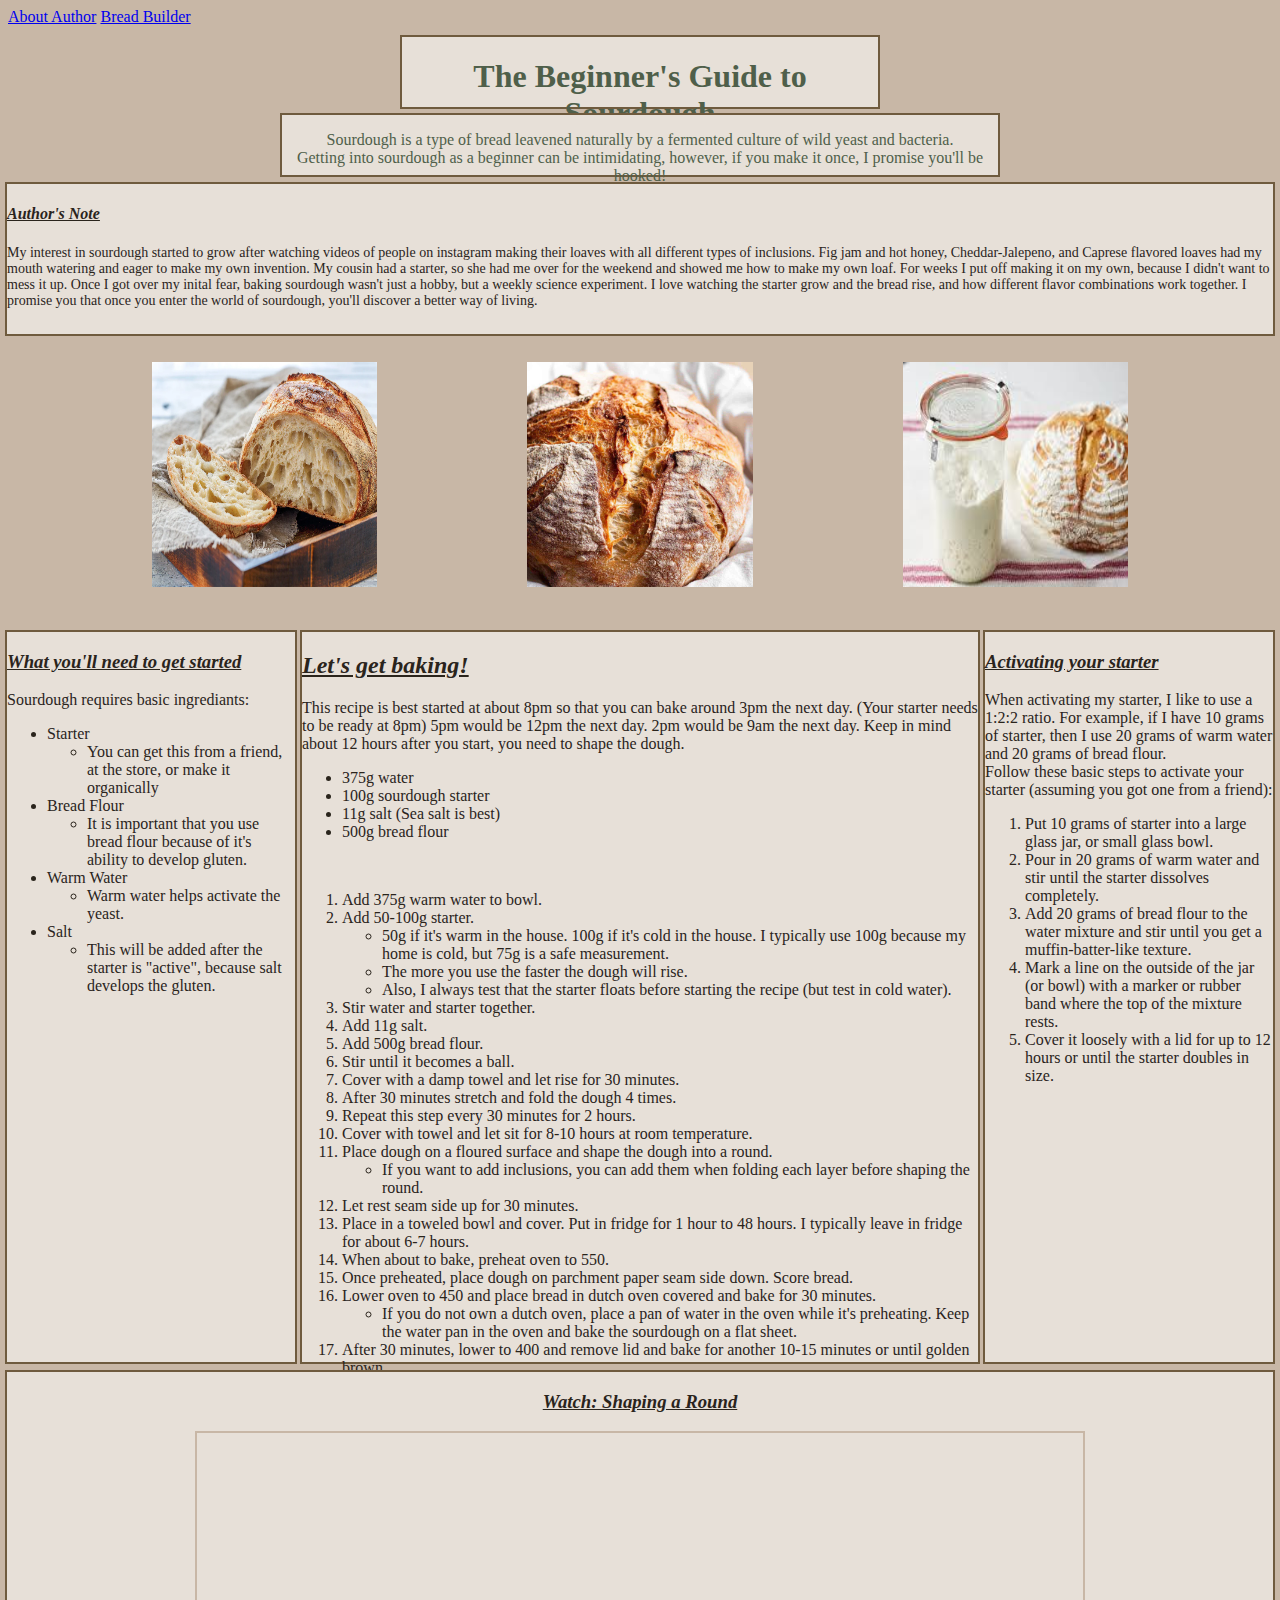
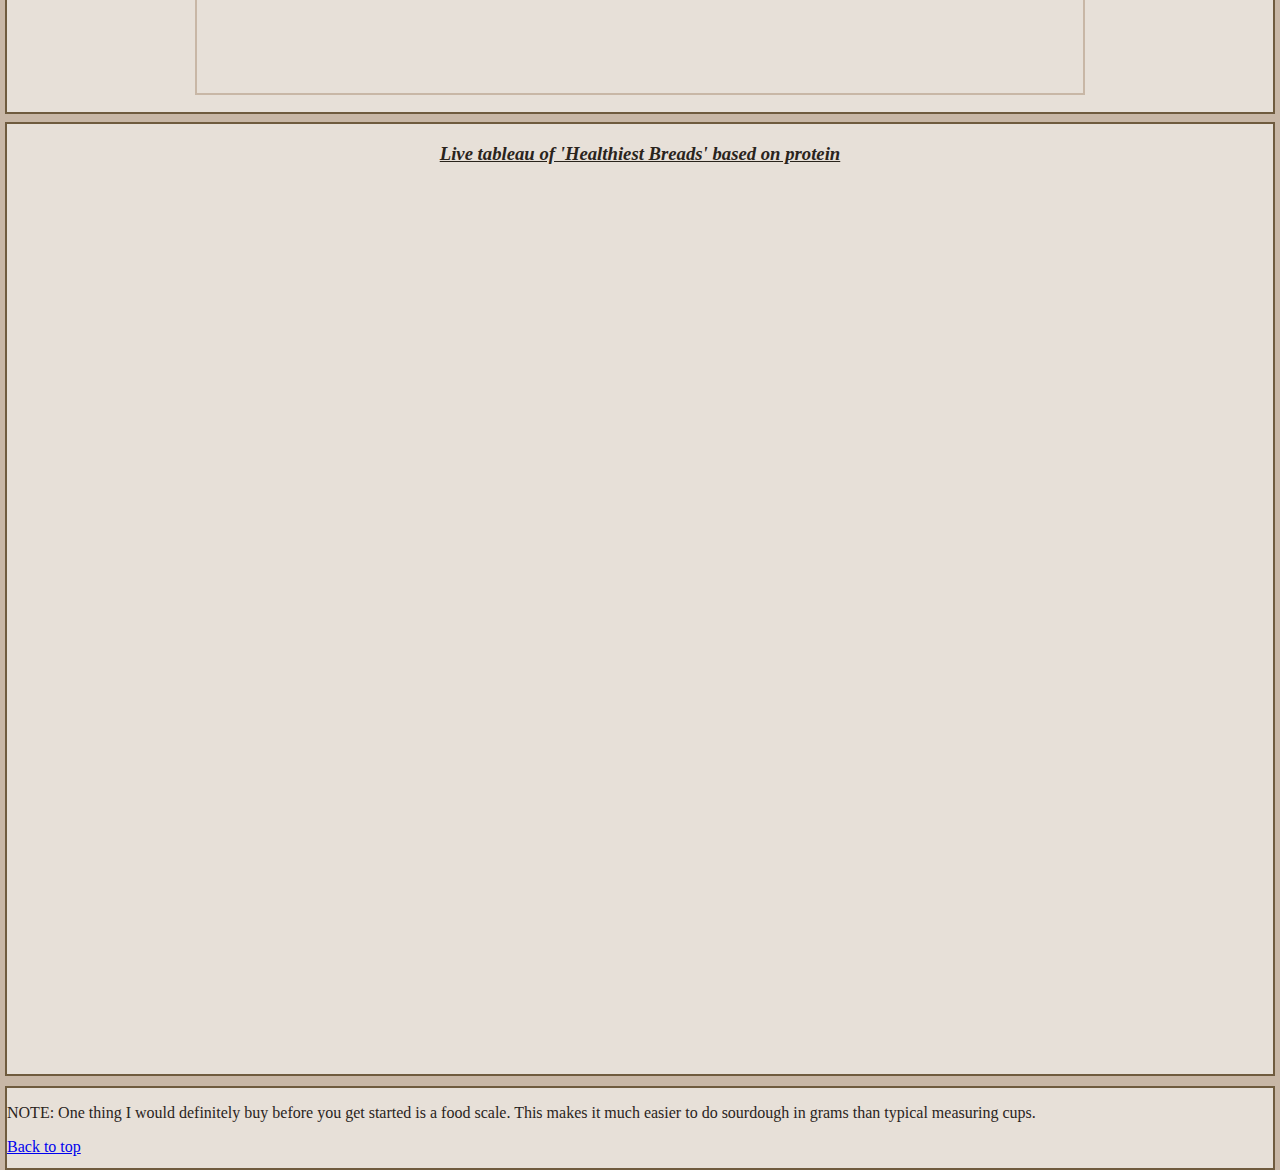
<file: index.html>
<!DOCTYPE html>
<html lang="en">
<head>
    <meta charset="UTF-8">
    <meta name="viewport" content="width=device-width, initial-scale=1.0">
    <title>Document</title>
    <link rel="stylesheet" href = "styles/styles.css">
</head>
<body>
    <a href = "resume.html">About Author</a>
    <a href = "bread.html">Bread Builder</a>
    <div class="common header"> 
        <h1 id="sage">The Beginner's Guide to Sourdough</h1>
    </div>

    <div class="center common sub">
        <p id="sage">Sourdough is a type of bread leavened naturally by a fermented culture of wild yeast and bacteria. 
            <br>Getting into sourdough as a beginner can be intimidating, however, if you make it once, I promise you'll be hooked!
        </p>
    </div>

    <div class="common note">
    <h4>Author's Note</h4>
    <p class="pretty">My interest in sourdough started to grow after watching videos of people on instagram making their loaves with all different types of inclusions. Fig jam and hot honey, Cheddar-Jalepeno, and Caprese flavored loaves had my mouth watering and eager to make my own invention. My cousin had a starter, so she had me over for the weekend and showed me how to make my own loaf. For weeks I put off making it on my own, because I didn't want to mess it up. Once I got over my inital fear, baking sourdough wasn't just a hobby, but a weekly science experiment. I love watching the starter grow and the bread rise, and how different flavor combinations work together. I promise you that once you enter the world of sourdough, you'll discover a better way of living. 
    </p>
    </div>

    <div class="image-row">
        <img src="images/sourdough1.webp" alt="Sourdough loaf">
        <img src="images/sourdough2.jpg" alt="Scored sourdough ">
        <img src="images/sourdough3.jpeg" alt="Sourdough starter">
    </div>

   
    <div class="common left-menu">
    <h3>What you'll need to get started</h3>
    <p>Sourdough requires basic ingrediants:</p>
    <ul>
        <li>Starter
            <ul>
                <li>You can get this from a friend, at the store, or make it organically</li>
            </ul>
        </li>
        <li>Bread Flour
            <ul>
                <li>It is important that you use bread flour because of it's ability to develop gluten.</li>
            </ul>
        </li>
        <li>Warm Water
            <ul>
                <li>Warm water helps activate the yeast.</li>
            </ul>
        </li>
        <li>Salt
            <ul>
                <li>This will be added after the starter is "active", because salt develops the gluten.</li>
            </ul>
        </li>
    </ul>
    </div>

    <div class="common right-menu">
    <h3>Activating your starter</h3>
    <p>When activating my starter, I like to use a 1:2:2 ratio. For example, if I have 10 grams of starter, then I use 20 grams of warm water and 20 grams of bread flour.
        <br> Follow these basic steps to activate your starter (assuming you got one from a friend):
    </p>
    <ol>
        <li>Put 10 grams of starter into a large glass jar, or small glass bowl.</li>
        <li>Pour in 20 grams of warm water and stir until the starter dissolves completely.</li>
        <li>Add 20 grams of bread flour to the water mixture and stir until you get a muffin-batter-like texture.</li>
        <li>Mark a line on the outside of the jar (or bowl) with a marker or rubber band where the top of the mixture rests.</li>
        <li>Cover it loosely with a lid for up to 12 hours or until the starter doubles in size.</li>
    </ol>
    </div>

    <div class="common main-body">
    <h2>Let's get baking!</h2>
    <p>This recipe is best started at about 8pm so that you can bake around 3pm the next day. (Your starter needs to be ready at 8pm) 5pm would be 12pm the next day. 2pm would be 9am the next day. Keep in mind about 12 hours after you start, you need to shape the dough.</p>
    <ul>
        <li>375g water</li>
        <li>100g sourdough starter</li>
        <li>11g salt (Sea salt is best)</li>
        <li>500g bread flour</li>
    </ul>
    <br>
    <ol>
        <li>Add 375g warm water to bowl.</li>
        <li>Add 50-100g starter.
            <ul>
                <li>50g if it's warm in the house. 100g if it's cold in the house. I typically use 100g because my home is cold, but 75g is a safe measurement.</li>
                <li>The more you use the faster the dough will rise.</li>
                <li>Also, I always test that the starter floats before starting the recipe (but test in cold water).</li>
            </ul>
        </li>
        <li>Stir water and starter together.</li>
        <li>Add 11g salt.</li>
        <li>Add 500g bread flour.</li>
        <li>Stir until it becomes a ball.</li>
        <li>Cover with a damp towel and let rise for 30 minutes.</li>
        <li>After 30 minutes stretch and fold the dough 4 times.</li>
        <li>Repeat this step every 30 minutes for 2 hours.</li>
        <li>Cover with towel and let sit for 8-10 hours at room temperature.</li>
        <li>Place dough on a floured surface and shape the dough into a round.
            <ul>
                <li>If you want to add inclusions, you can add them when folding each layer before shaping the round.</li>
            </ul>
        </li>
        <li>Let rest seam side up for 30 minutes.</li>
        <li>Place in a toweled bowl and cover. Put in fridge for 1 hour to 48 hours. I typically leave in fridge for about 6-7 hours.</li>

        <li>When about to bake, preheat oven to 550.</li>
        <li>Once preheated, place dough on parchment paper seam side down. Score bread.</li>
        <li>Lower oven to 450 and place bread in dutch oven covered and bake for 30 minutes.
            <ul>
                <li>If you do not own a dutch oven, place a pan of water in the oven while it's preheating. Keep the water pan in the oven and bake the sourdough on a flat sheet.</li>
            </ul>
        </li>
        <li>After 30 minutes, lower to 400 and remove lid and bake for another 10-15 minutes or until golden brown.</li>
        <li>Cool on a wire rack for about 1 hour.</li>
    </ol>
    </div>

    <div class="common video-section">
        <h3>Watch: Shaping a Round</h3>
        <iframe 
            src="https://www.youtube.com/embed/IWA0RAAsBHg?si=WrxXhVyu3EkHgG0p" 
            title="YouTube video player" 
            allowfullscreen>
        </iframe>
    </div>

    <div class="common tableau-section">
        <h3>Live tableau of 'Healthiest Breads' based on protein</h3>
        <div class='tableauPlaceholder' 
            id='viz1765952700005' 
            style='position: relative'><noscript><a 
            href='#'><img 
            alt='Protein Dash '
            src='https:&#47;&#47;public.tableau.com&#47;static&#47;images&#47;He&#47;HealthiestBreads-HighProteinBreads&#47;ProteinDash&#47;1_rss.png' 
            style='border: none' /></a></noscript><object 
            class='tableauViz'  
            style='display:none;'><param 
            name='host_url' 
            value='https%3A%2F%2Fpublic.tableau.com%2F' /> <param 
            name='embed_code_version' 
            value='3' /> <param 
            name='site_root' 
            value='' /><param 
            name='name' 
            value='HealthiestBreads-HighProteinBreads&#47;ProteinDash' /><param 
            name='tabs' 
            value='no' /><param 
            name='toolbar' 
            value='yes' /><param 
            name='static_image' 
            value='https:&#47;&#47;public.tableau.com&#47;static&#47;images&#47;He&#47;HealthiestBreads-HighProteinBreads&#47;ProteinDash&#47;1.png' /> <param 
            name='animate_transition' 
            value='yes' /><param 
            name='display_static_image' 
            value='yes' /><param 
            name='display_spinner' 
            value='yes' /><param 
            name='display_overlay' 
            value='yes' /><param 
            name='display_count' 
            value='yes' /><param 
            name='language' 
            value='en-US' /></object>
        </div>                
            <script type='text/javascript'>                    
            var divElement = document.getElementById('viz1765952700005');                    
            var vizElement = divElement.getElementsByTagName('object')[0];                    
            vizElement.style.minWidth='420px';vizElement.style.maxWidth='1350px';vizElement.style.width='100%';vizElement.style.minHeight='587px';vizElement.style.maxHeight='887px';vizElement.style.height=(divElement.offsetWidth*0.75)+'px';                   
            var scriptElement = document.createElement('script');                    
            scriptElement.src = 'https://public.tableau.com/javascripts/api/viz_v1.js';                    
            vizElement.parentNode.insertBefore(scriptElement, vizElement);                
            </script>
    </div>

    <div class="common footer">
    <p>NOTE: One thing I would definitely buy before you get started is a food scale. This makes it much easier to do sourdough in grams than typical measuring cups.</p>
    <a href = "#top">Back to top</a>
    </div>

</body>
</html>
</file>
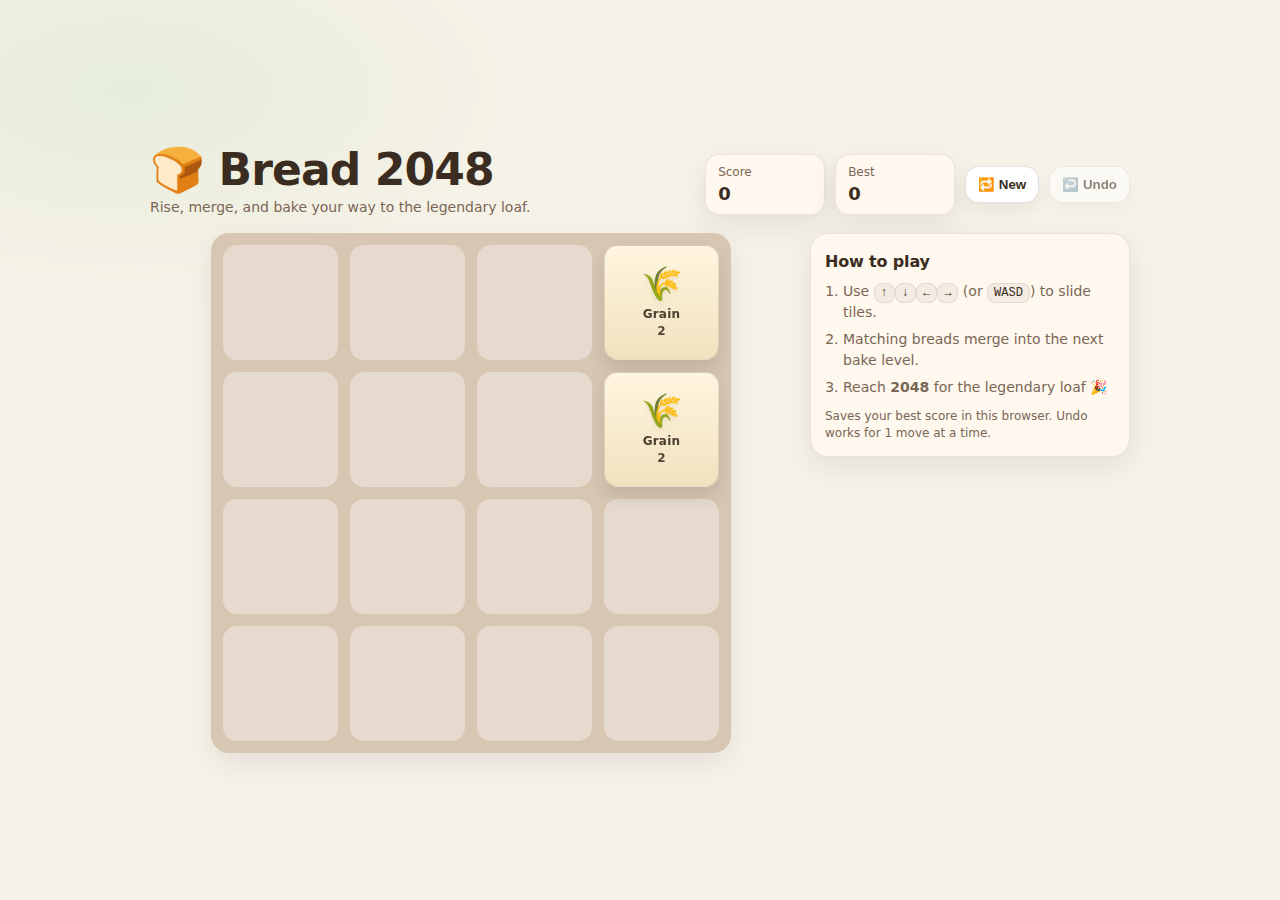
<file: bread.html>
<!doctype html>
<html lang="en">
<head>
  <meta charset="utf-8" />
  <meta name="viewport" content="width=device-width,initial-scale=1" />
  <title>Bread 2048 — Rise & Merge</title>
  <style>
    :root{
      --bg: #f7f2e8;
      --panel: #fff8ef;
      --grid: #d7c6b2;
      --cell: #eadccc;
      --text: #3a2c20;
      --muted: #7a6655;
      --shadow: 0 10px 30px rgba(0,0,0,.08);
      --radius: 18px;
      --gap: 12px;
      --board: min(92vw, 520px);
      --cellSize: calc((var(--board) - (var(--gap) * 5)) / 4);
      --speed: 130ms;
      --font: ui-sans-serif, system-ui, -apple-system, Segoe UI, Roboto, Helvetica, Arial, "Apple Color Emoji","Segoe UI Emoji";
    }

    *{ box-sizing:border-box; }
    body{
      margin:0;
      font-family: var(--font);
      background:
        radial-gradient(1200px 500px at 50% -50%, #fff, transparent 60%),
        radial-gradient(800px 400px at 10% 10%, rgba(181, 223, 181, .25), transparent 55%),
        var(--bg);
      color: var(--text);
      min-height: 100vh;
      display:flex;
      align-items:center;
      justify-content:center;
      padding: 22px;
    }

    .app{
      width: min(980px, 100%);
      display:grid;
      grid-template-columns: 1fr;
      gap: 18px;
    }

    header{
      display:flex;
      align-items:flex-end;
      justify-content:space-between;
      gap: 14px;
      flex-wrap: wrap;
    }

    .title{
      display:flex;
      flex-direction:column;
      gap: 6px;
    }

    h1{
      margin:0;
      letter-spacing:-0.02em;
      font-size: clamp(28px, 4vw, 44px);
      line-height: 1.05;
    }

    .subtitle{
      margin:0;
      color: var(--muted);
      font-size: 14px;
    }

    .stats{
      display:flex;
      gap: 10px;
      align-items:stretch;
      flex-wrap: wrap;
    }

    .pill{
      background: var(--panel);
      border: 1px solid rgba(58,44,32,.10);
      border-radius: 14px;
      padding: 10px 12px;
      box-shadow: var(--shadow);
      min-width: 120px;
    }
    .pill .label{
      font-size: 12px;
      color: var(--muted);
      margin-bottom: 4px;
    }
    .pill .value{
      font-weight: 800;
      font-size: 18px;
      display:flex;
      gap: 8px;
      align-items:center;
    }

    .actions{
      display:flex;
      gap: 10px;
      flex-wrap: wrap;
      align-items:center;
      justify-content: flex-end;
    }

    button{
      appearance:none;
      border: 1px solid rgba(58,44,32,.14);
      background: #ffffff;
      color: var(--text);
      border-radius: 14px;
      padding: 10px 12px;
      font-weight: 700;
      cursor:pointer;
      box-shadow: 0 8px 18px rgba(0,0,0,.06);
      transition: transform 100ms ease, box-shadow 100ms ease;
      display:flex;
      gap: 8px;
      align-items:center;
    }
    button:hover{ transform: translateY(-1px); box-shadow: 0 12px 24px rgba(0,0,0,.10); }
    button:active{ transform: translateY(0px); box-shadow: 0 8px 18px rgba(0,0,0,.06); }
    button:focus{ outline: 3px solid rgba(127,143,117,.35); outline-offset: 2px; }

    .layout{
      display:grid;
      grid-template-columns: 1fr;
      gap: 18px;
      align-items:start;
    }

    @media (min-width: 860px){
      .layout{
        grid-template-columns: 1fr 320px;
      }
    }

    .boardWrap{
      position: relative;
      width: var(--board);
      margin: 0 auto;
    }

    .board{
      background: var(--grid);
      border-radius: var(--radius);
      padding: var(--gap);
      box-shadow: var(--shadow);
      position: relative;
      user-select: none;
      touch-action: none;
    }

    .cells{
      display:grid;
      grid-template-columns: repeat(4, var(--cellSize));
      grid-template-rows: repeat(4, var(--cellSize));
      gap: var(--gap);
    }

    .cell{
      background: rgba(255,255,255,.35);
      border-radius: 14px;
    }

    .tiles{
      position:absolute;
      inset: var(--gap);
      pointer-events:none;
    }

    .tile{
      position:absolute;
      width: var(--cellSize);
      height: var(--cellSize);
      border-radius: 14px;
      display:flex;
      flex-direction:column;
      align-items:center;
      justify-content:center;
      font-weight: 900;
      box-shadow: 0 10px 18px rgba(0,0,0,.10);
      transform: translate(var(--x), var(--y));
      transition: transform var(--speed) ease;
      overflow:hidden;
      border: 1px solid rgba(58,44,32,.12);
    }

    .tile .emoji{
      font-size: clamp(20px, 2.6vw, 34px);
      line-height: 1;
      filter: drop-shadow(0 2px 2px rgba(0,0,0,.08));
    }
    .tile .name{
      margin-top: 6px;
      font-size: 12px;
      font-weight: 800;
      letter-spacing: .02em;
      opacity: .9;
    }
    .tile .num{
      margin-top: 3px;
      font-size: 12px;
      font-weight: 800;
      opacity: .85;
    }

    .pop{
      animation: pop 140ms ease-out;
    }
    @keyframes pop{
      from{ transform: translate(var(--x), var(--y)) scale(.88); }
      to{ transform: translate(var(--x), var(--y)) scale(1); }
    }

    .overlay{
      position:absolute;
      inset:0;
      display:none;
      align-items:center;
      justify-content:center;
      padding: 18px;
    }
    .overlay.show{ display:flex; }

    .modal{
      width: min(92%, 420px);
      background: rgba(255,248,239,.92);
      border: 1px solid rgba(58,44,32,.14);
      border-radius: 20px;
      box-shadow: 0 18px 50px rgba(0,0,0,.18);
      padding: 18px;
      text-align:center;
      backdrop-filter: blur(8px);
    }
    .modal h2{ margin: 6px 0 6px; font-size: 22px; }
    .modal p{ margin: 0 0 12px; color: var(--muted); }

    .side{
      background: var(--panel);
      border: 1px solid rgba(58,44,32,.10);
      border-radius: 18px;
      padding: 14px;
      box-shadow: var(--shadow);
    }

    .side h3{
      margin: 4px 0 10px;
      font-size: 16px;
      letter-spacing: -.01em;
    }

    .how{
      margin:0;
      padding-left: 18px;
      color: var(--muted);
      font-size: 14px;
      line-height: 1.5;
    }
    .how li{ margin: 6px 0; }

    .kbd{
      font-family: ui-monospace, SFMono-Regular, Menlo, Monaco, Consolas, "Liberation Mono","Courier New", monospace;
      font-size: 12px;
      background: rgba(58,44,32,.06);
      border: 1px solid rgba(58,44,32,.10);
      padding: 2px 6px;
      border-radius: 8px;
      color: var(--text);
      white-space: nowrap;
    }

    .toast{
      margin-top: 12px;
      padding: 10px 12px;
      border-radius: 14px;
      background: rgba(168,182,161,.22);
      border: 1px solid rgba(127,143,117,.35);
      color: #2a2c24;
      font-size: 13px;
      display:none;
    }
    .toast.show{ display:block; }

    /* Bread-y tile colors */
    .v2   { background: linear-gradient(180deg, #fff6df, #f1e1bf); }
    .v4   { background: linear-gradient(180deg, #ffe9c2, #f0d2a4); }
    .v8   { background: linear-gradient(180deg, #ffd7a5, #e9b882); }
    .v16  { background: linear-gradient(180deg, #f7c18c, #df9c63); color: #2c1f15; }
    .v32  { background: linear-gradient(180deg, #eeb27a, #cf834a); color: #2c1f15; }
    .v64  { background: linear-gradient(180deg, #e69d64, #b86a33); color: #fff; border-color: rgba(255,255,255,.18); }
    .v128 { background: linear-gradient(180deg, #f3d27f, #d7a62c); color:#2c1f15; }
    .v256 { background: linear-gradient(180deg, #b9e2b9, #7fbf7f); color:#1f2a1f; }
    .v512 { background: linear-gradient(180deg, #9ad8b1, #4fa97e); color:#0f2318; }
    .v1024{ background: linear-gradient(180deg, #8fd0c7, #3f9f95); color:#06211f; }
    .v2048{ background: linear-gradient(180deg, #fff0a6, #f3c63a); color:#2c1f15; box-shadow: 0 16px 28px rgba(243,198,58,.35); }

    .smallprint{
      margin-top: 10px;
      color: var(--muted);
      font-size: 12px;
      line-height: 1.4;
    }
  </style>
</head>
<body>
  <div class="app">
    <header>
      <div class="title">
        <h1>🍞 Bread 2048</h1>
        <p class="subtitle">Rise, merge, and bake your way to the legendary loaf.</p>
      </div>

      <div class="stats">
        <div class="pill" aria-live="polite">
          <div class="label">Score</div>
          <div class="value"><span id="score">0</span></div>
        </div>
        <div class="pill" aria-live="polite">
          <div class="label">Best</div>
          <div class="value"><span id="best">0</span></div>
        </div>
        <div class="actions">
          <button id="newBtn" title="Start a fresh bake">🔁 New</button>
          <button id="undoBtn" title="Undo last move">↩️ Undo</button>
        </div>
      </div>
    </header>

    <div class="layout">
      <div class="boardWrap">
        <div class="board" id="board" role="application" aria-label="Bread 2048 board">
          <div class="cells" aria-hidden="true">
            <!-- 16 background cells -->
          </div>
          <div class="tiles" id="tiles" aria-hidden="true"></div>

          <div class="overlay" id="overlay" aria-live="polite">
            <div class="modal">
              <div style="font-size:38px; line-height:1;">🥐</div>
              <h2 id="overTitle">Game Over</h2>
              <p id="overText">No more moves. Time to proof again.</p>
              <div style="display:flex; gap:10px; justify-content:center; flex-wrap:wrap;">
                <button id="tryAgainBtn">🍞 Try Again</button>
                <button id="keepPlayingBtn" style="display:none;">🥖 Keep Playing</button>
              </div>
              <div class="smallprint">Tip: Use <span class="kbd">WASD</span> or arrow keys. On mobile, swipe.</div>
            </div>
          </div>
        </div>
      </div>

      <aside class="side">
        <h3>How to play</h3>
        <ol class="how">
          <li>Use <span class="kbd">↑</span><span class="kbd">↓</span><span class="kbd">←</span><span class="kbd">→</span> (or <span class="kbd">WASD</span>) to slide tiles.</li>
          <li>Matching breads merge into the next bake level.</li>
          <li>Reach <strong>2048</strong> for the legendary loaf 🎉</li>
        </ol>

        <div class="toast" id="toast"></div>

        <div class="smallprint">
          Saves your best score in this browser. Undo works for 1 move at a time.
        </div>
      </aside>
    </div>
  </div>

  <script>
    // ---- Setup background cells ----
    (function buildBackground(){
      const cells = document.querySelector(".cells");
      for(let i=0;i<16;i++){
        const d = document.createElement("div");
        d.className = "cell";
        cells.appendChild(d);
      }
    })();

    // ---- Bread theme mapping ----
    const BREAD = new Map([
      [2,   {emoji:"🌾", name:"Grain"}],
      [4,   {emoji:"🥣", name:"Starter"}],
      [8,   {emoji:"🍞", name:"Dough"}],
      [16,  {emoji:"🥖", name:"Baguette"}],
      [32,  {emoji:"🥨", name:"Pretzel"}],
      [64,  {emoji:"🥐", name:"Croissant"}],
      [128, {emoji:"🫓", name:"Flatbread"}],
      [256, {emoji:"🍞", name:"Sandwich"}],
      [512, {emoji:"🧄", name:"Garlic"}],
      [1024,{emoji:"🧈", name:"Buttery"}],
      [2048,{emoji:"👑", name:"Legend"}],
    ]);

    const SIZE = 4;
    const scoreEl = document.getElementById("score");
    const bestEl  = document.getElementById("best");
    const tilesEl = document.getElementById("tiles");
    const boardEl = document.getElementById("board");
    const overlayEl = document.getElementById("overlay");
    const overTitleEl = document.getElementById("overTitle");
    const overTextEl = document.getElementById("overText");
    const keepPlayingBtn = document.getElementById("keepPlayingBtn");
    const toastEl = document.getElementById("toast");

    const newBtn = document.getElementById("newBtn");
    const undoBtn = document.getElementById("undoBtn");
    const tryAgainBtn = document.getElementById("tryAgainBtn");

    let grid, score, best, won, allowContinue;
    let prevState = null; // for undo (one step)

    best = Number(localStorage.getItem("bread2048_best") || 0);
    bestEl.textContent = best;

    function emptyGrid(){
      return Array.from({length: SIZE}, () => Array(SIZE).fill(0));
    }

    function cloneState(state){
      return {
        grid: state.grid.map(row => row.slice()),
        score: state.score,
        won: state.won,
        allowContinue: state.allowContinue
      };
    }

    function savePrev(){
      prevState = cloneState({grid, score, won, allowContinue});
      undoBtn.disabled = false;
      undoBtn.style.opacity = "1";
    }

    function restorePrev(){
      if(!prevState) return;
      grid = prevState.grid.map(r => r.slice());
      score = prevState.score;
      won = prevState.won;
      allowContinue = prevState.allowContinue;
      prevState = null;
      undoBtn.disabled = true;
      undoBtn.style.opacity = ".55";
      hideOverlay();
      render(true);
    }

    function startGame(){
      grid = emptyGrid();
      score = 0;
      won = false;
      allowContinue = false;
      prevState = null;
      undoBtn.disabled = true;
      undoBtn.style.opacity = ".55";
      hideOverlay();
      spawn();
      spawn();
      render(true);
      toast("");
    }

    function toast(msg){
      if(!msg){
        toastEl.classList.remove("show");
        toastEl.textContent = "";
        return;
      }
      toastEl.textContent = msg;
      toastEl.classList.add("show");
      clearTimeout(toastEl._t);
      toastEl._t = setTimeout(()=>toast(""), 2500);
    }

    function randChoice(arr){
      return arr[Math.floor(Math.random()*arr.length)];
    }

    function emptyCells(){
      const cells = [];
      for(let r=0;r<SIZE;r++){
        for(let c=0;c<SIZE;c++){
          if(grid[r][c] === 0) cells.push({r,c});
        }
      }
      return cells;
    }

    function spawn(){
      const empties = emptyCells();
      if(empties.length === 0) return false;
      const {r,c} = randChoice(empties);
      grid[r][c] = Math.random() < 0.9 ? 2 : 4;
      return true;
    }

    function canMove(){
      if(emptyCells().length) return true;
      for(let r=0;r<SIZE;r++){
        for(let c=0;c<SIZE;c++){
          const v = grid[r][c];
          if(r+1<SIZE && grid[r+1][c] === v) return true;
          if(c+1<SIZE && grid[r][c+1] === v) return true;
        }
      }
      return false;
    }

    // ---- Movement helpers ----
    function slideLine(line){
      // line: array of 4 numbers
      const filtered = line.filter(v => v !== 0);
      const merged = [];
      let gain = 0;
      for(let i=0;i<filtered.length;i++){
        if(i < filtered.length-1 && filtered[i] === filtered[i+1]){
          const nv = filtered[i]*2;
          merged.push(nv);
          gain += nv;
          i++;
        } else {
          merged.push(filtered[i]);
        }
      }
      while(merged.length < SIZE) merged.push(0);
      return {line: merged, gain};
    }

    function move(dir){
      // returns {moved:boolean, gained:number, wonThisMove:boolean}
      let moved = false;
      let gained = 0;
      let wonNow = false;

      const before = grid.map(r => r.slice());

      function setCell(r,c,val){ grid[r][c] = val; }

      if(dir === "left" || dir === "right"){
        for(let r=0;r<SIZE;r++){
          let line = grid[r].slice();
          if(dir === "right") line.reverse();
          const res = slideLine(line);
          let out = res.line;
          if(dir === "right") out = out.slice().reverse();
          for(let c=0;c<SIZE;c++){
            if(grid[r][c] !== out[c]) moved = true;
            setCell(r,c,out[c]);
            if(out[c] === 2048) wonNow = true;
          }
          gained += res.gain;
        }
      } else if(dir === "up" || dir === "down"){
        for(let c=0;c<SIZE;c++){
          let line = [];
          for(let r=0;r<SIZE;r++) line.push(grid[r][c]);
          if(dir === "down") line.reverse();
          const res = slideLine(line);
          let out = res.line;
          if(dir === "down") out = out.slice().reverse();
          for(let r=0;r<SIZE;r++){
            if(grid[r][c] !== out[r]) moved = true;
            setCell(r,c,out[r]);
            if(out[r] === 2048) wonNow = true;
          }
          gained += res.gain;
        }
      }

      // guard against false positives due to floating logic (just in case)
      if(!moved){
        // restore grid to before (no change)
        grid = before;
        return {moved:false, gained:0, wonThisMove:false};
      }
      return {moved:true, gained, wonThisMove:wonNow};
    }

    // ---- Rendering ----
    function cellToXY(r,c){
      const cellSize = getCellSize();
      const gap = getGap();
      const x = c * (cellSize + gap);
      const y = r * (cellSize + gap);
      return {x, y};
    }

    function getGap(){
      return parseFloat(getComputedStyle(document.documentElement).getPropertyValue("--gap")) || 12;
    }
    function getCellSize(){
      // computed from CSS; we can measure a background cell too
      const one = document.querySelector(".cell");
      return one ? one.getBoundingClientRect().width : 100;
    }

    function render(full=false){
      scoreEl.textContent = score;
      if(score > best){
        best = score;
        bestEl.textContent = best;
        localStorage.setItem("bread2048_best", String(best));
      }

      // Build tile list from grid
      const tiles = [];
      for(let r=0;r<SIZE;r++){
        for(let c=0;c<SIZE;c++){
          const v = grid[r][c];
          if(v) tiles.push({r,c,v, id: `${r}-${c}-${v}`});
        }
      }

      // If full, clear all and re-add (simple, stable)
      if(full){
        tilesEl.innerHTML = "";
      }

      // We will fully re-render each time (small board; easiest)
      tilesEl.innerHTML = "";
      for(const t of tiles){
        const d = document.createElement("div");
        const cls = `tile v${t.v}`;
        d.className = cls;
        const {x,y} = cellToXY(t.r,t.c);
        d.style.setProperty("--x", x + "px");
        d.style.setProperty("--y", y + "px");

        const meta = BREAD.get(t.v) || {emoji:"🍞", name:`Bread ${t.v}`};
        d.innerHTML = `
          <div class="emoji">${meta.emoji}</div>
          <div class="name">${meta.name}</div>
          <div class="num">${t.v}</div>
        `;
        tilesEl.appendChild(d);
      }
    }

    function showOverlay(type){
      // type: "win" | "lose"
      overlayEl.classList.add("show");
      if(type === "win"){
        overTitleEl.textContent = "You baked 2048! 👑";
        overTextEl.textContent = "Legendary loaf achieved. Keep playing if you dare.";
        keepPlayingBtn.style.display = "inline-flex";
      } else {
        overTitleEl.textContent = "No more moves 😵‍💫";
        overTextEl.textContent = "Your dough has nowhere to rise. Start a new bake?";
        keepPlayingBtn.style.display = "none";
      }
    }

    function hideOverlay(){
      overlayEl.classList.remove("show");
    }

    // ---- Input ----
    function handleMove(dir){
      if(overlayEl.classList.contains("show") && !allowContinue) return;

      // Save for undo
      savePrev();

      const res = move(dir);
      if(!res.moved){
        // nothing happened; don't consume undo
        prevState = null;
        undoBtn.disabled = true;
        undoBtn.style.opacity = ".55";
        return;
      }

      score += res.gained;

      // spawn new tile
      spawn();

      // render
      render(true);

      // win/lose checks
      if(res.wonThisMove && !won){
        won = true;
        if(!allowContinue){
          showOverlay("win");
          toast("You reached 2048! 👑");
        }
      }

      if(!canMove()){
        showOverlay("lose");
        toast("No moves left. 💀");
      }
    }

    window.addEventListener("keydown", (e) => {
      const k = e.key.toLowerCase();
      const map = {
        "arrowleft":"left",
        "arrowright":"right",
        "arrowup":"up",
        "arrowdown":"down",
        "a":"left","d":"right","w":"up","s":"down"
      };
      if(map[k]){
        e.preventDefault();
        handleMove(map[k]);
      } else if(k === "r"){
        startGame();
      } else if((e.ctrlKey || e.metaKey) && k === "z"){
        e.preventDefault();
        restorePrev();
      }
    });

    // Touch swipe
    let touchStart = null;
    boardEl.addEventListener("touchstart", (e) => {
      if(!e.touches || e.touches.length !== 1) return;
      const t = e.touches[0];
      touchStart = {x:t.clientX, y:t.clientY, time: Date.now()};
    }, {passive:true});

    boardEl.addEventListener("touchend", (e) => {
      if(!touchStart) return;
      const t = e.changedTouches[0];
      const dx = t.clientX - touchStart.x;
      const dy = t.clientY - touchStart.y;
      const adx = Math.abs(dx), ady = Math.abs(dy);
      const dt = Date.now() - touchStart.time;

      // basic swipe threshold
      if((adx < 28 && ady < 28) || dt > 900){ touchStart = null; return; }

      if(adx > ady){
        handleMove(dx > 0 ? "right" : "left");
      } else {
        handleMove(dy > 0 ? "down" : "up");
      }
      touchStart = null;
    }, {passive:true});

    // Mouse drag swipe (nice on trackpads too)
    let dragStart = null;
    boardEl.addEventListener("pointerdown", (e) => {
      boardEl.setPointerCapture?.(e.pointerId);
      dragStart = {x:e.clientX, y:e.clientY, time: Date.now()};
    });
    boardEl.addEventListener("pointerup", (e) => {
      if(!dragStart) return;
      const dx = e.clientX - dragStart.x;
      const dy = e.clientY - dragStart.y;
      const adx = Math.abs(dx), ady = Math.abs(dy);
      const dt = Date.now() - dragStart.time;
      if((adx < 22 && ady < 22) || dt > 900){ dragStart = null; return; }
      if(adx > ady){
        handleMove(dx > 0 ? "right" : "left");
      } else {
        handleMove(dy > 0 ? "down" : "up");
      }
      dragStart = null;
    });

    // Buttons
    newBtn.addEventListener("click", startGame);
    undoBtn.addEventListener("click", restorePrev);
    tryAgainBtn.addEventListener("click", startGame);
    keepPlayingBtn.addEventListener("click", () => {
      allowContinue = true;
      hideOverlay();
      toast("Keep baking! 🥖");
    });

    // Resize re-render for accurate positioning
    window.addEventListener("resize", () => render(true));

    // Start
    startGame();
  </script>
</body>
</html>
</file>
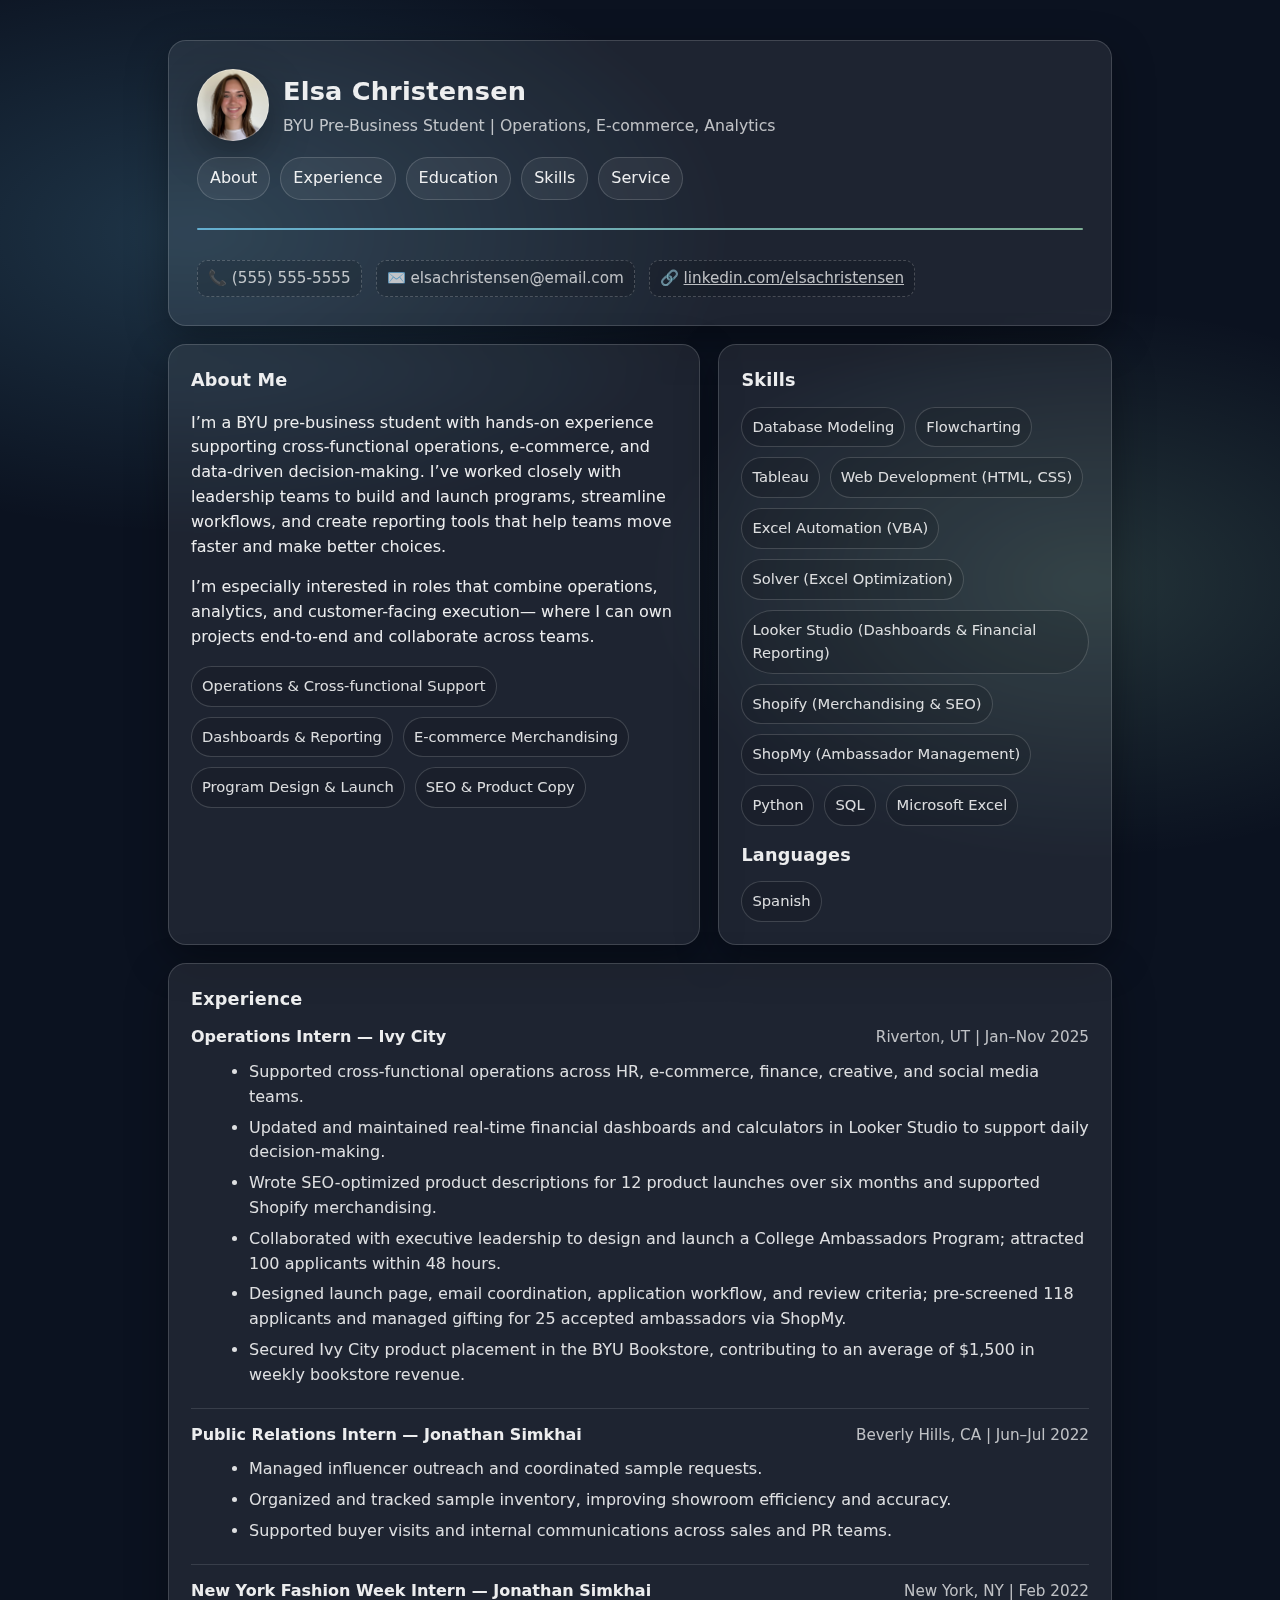
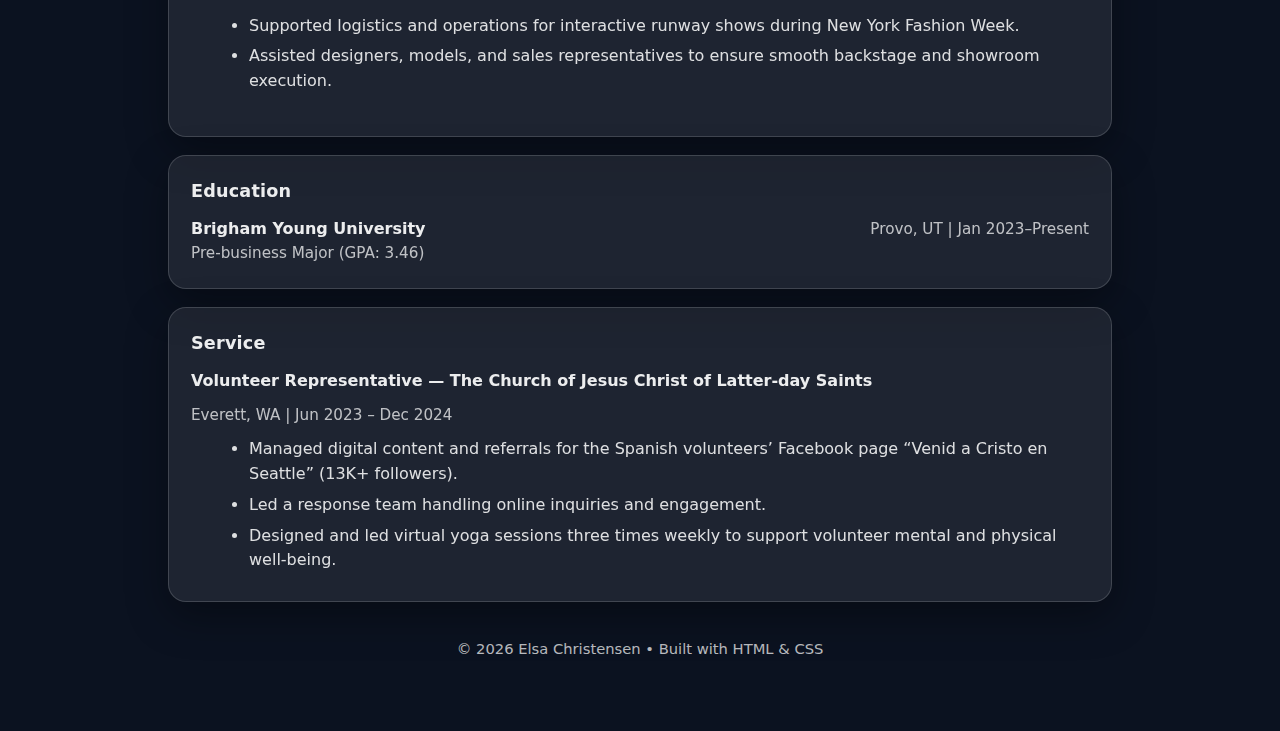
<file: resume.html>
<!doctype html>
<html lang="en">
<head>
  <meta charset="UTF-8" />
  <meta name="viewport" content="width=device-width, initial-scale=1.0" />
  <title>Elsa Christensen | About Me</title>
  <style>
    :root{
      --bg: #0b1220;
      --card: rgba(255,255,255,0.08);
      --text: rgba(255,255,255,0.92);
      --muted: rgba(255,255,255,0.72);
      --line: rgba(255,255,255,0.16);
      --shadow: 0 14px 40px rgba(0,0,0,0.35);
      --accent: rgba(121,215,255,0.85);
      --accent2: rgba(182,255,207,0.75);
    }

    *{ box-sizing: border-box; }
    body{
      margin: 0;
      font-family: system-ui, -apple-system, Segoe UI, Roboto, Arial, sans-serif;
      background:
        radial-gradient(900px 500px at 15% 10%, rgba(121,215,255,0.18), transparent 60%),
        radial-gradient(800px 500px at 85% 25%, rgba(182,255,207,0.14), transparent 55%),
        var(--bg);
      color: var(--text);
      line-height: 1.55;
    }

    a{ color: inherit; }
    .wrap{
      max-width: 980px;
      margin: 0 auto;
      padding: 40px 18px 70px;
    }

    header{
      display: grid;
      grid-template-columns: 1fr;
      gap: 18px;
      padding: 28px;
      border: 1px solid var(--line);
      background: var(--card);
      border-radius: 18px;
      box-shadow: var(--shadow);
      backdrop-filter: blur(10px);
    }

    .top{
      display: flex;
      gap: 16px;
      align-items: center;
      justify-content: space-between;
      flex-wrap: wrap;
    }

    .brand{
      display: flex;
      align-items: center;
      gap: 14px;
      min-width: 280px;
    }

    .avatar{
      width: 72px;
      height: 72px;
      border-radius: 50%;
      background-image: url("images/HEADSHOT.jpg"); 
      background-size: cover;
      background-position: center;
      box-shadow: var(--shadow);
      border: 1px solid rgba(255,255,255,0.28);
    }

    h1{
      margin: 0;
      font-size: 1.6rem;
      letter-spacing: 0.2px;
    }
    .subtitle{
      margin: 2px 0 0;
      color: var(--muted);
      font-size: 0.98rem;
    }

    nav{
      display: flex;
      gap: 10px;
      flex-wrap: wrap;
    }
    nav a{
      text-decoration: none;
      padding: 8px 12px;
      border: 1px solid var(--line);
      border-radius: 999px;
      background: rgba(255,255,255,0.06);
    }
    nav a:hover{ background: rgba(255,255,255,0.10); }

    .contact{
      display: flex;
      gap: 14px;
      flex-wrap: wrap;
      color: var(--muted);
      font-size: 0.95rem;
      margin-top: 8px;
    }
    .contact span{
      padding: 6px 10px;
      border: 1px dashed rgba(255,255,255,0.20);
      border-radius: 10px;
      background: rgba(0,0,0,0.12);
    }

    main{
      margin-top: 18px;
      display: grid;
      gap: 18px;
    }

    .grid{
      display: grid;
      grid-template-columns: 1.15fr 0.85fr;
      gap: 18px;
    }
    @media (max-width: 900px){
      .grid{ grid-template-columns: 1fr; }
    }

    section{
      border: 1px solid var(--line);
      background: var(--card);
      border-radius: 18px;
      box-shadow: var(--shadow);
      padding: 22px;
      backdrop-filter: blur(10px);
    }

    h2{
      margin: 0 0 12px;
      font-size: 1.1rem;
      letter-spacing: 0.2px;
    }

    .pillrow{
      display: flex;
      flex-wrap: wrap;
      gap: 10px;
      margin-top: 10px;
    }
    .pill{
      padding: 8px 10px;
      border-radius: 999px;
      border: 1px solid rgba(255,255,255,0.16);
      background: rgba(0,0,0,0.10);
      color: rgba(255,255,255,0.85);
      font-size: 0.92rem;
    }

    .entry{
      padding: 14px 0;
      border-top: 1px solid rgba(255,255,255,0.12);
    }
    .entry:first-of-type{ border-top: none; padding-top: 0; }

    .roleline{
      display: flex;
      justify-content: space-between;
      align-items: baseline;
      gap: 10px;
      flex-wrap: wrap;
    }
    .role{
      font-weight: 650;
    }
    .meta{
      color: var(--muted);
      font-size: 0.95rem;
    }

    ul{
      margin: 10px 0 0 18px;
      color: rgba(255,255,255,0.86);
    }
    li{ margin: 6px 0; }

    footer{
      margin-top: 18px;
      color: var(--muted);
      font-size: 0.92rem;
      text-align: center;
    }

    .accentline{
      height: 2px;
      width: 100%;
      border-radius: 999px;
      background: linear-gradient(90deg, var(--accent), var(--accent2));
      opacity: 0.85;
      margin: 10px 0 4px;
    }
  </style>
</head>

<body>
  <div class="wrap">
    <header>
      <div class="top">
        <div class="brand">
          <div class="avatar" aria-label="Headshot"></div>
          <div>
            <h1>Elsa Christensen</h1>
            <p class="subtitle">BYU Pre-Business Student | Operations, E-commerce, Analytics</p>
          </div>
        </div>

        <nav aria-label="Page sections">
          <a href="#about">About</a>
          <a href="#experience">Experience</a>
          <a href="#education">Education</a>
          <a href="#skills">Skills</a>
          <a href="#service">Service</a>
        </nav>
      </div>

      <div class="accentline"></div>

      <div class="contact" aria-label="Contact info">
        <span>📞 (555) 555-5555</span>
        <span>✉️ elsachristensen@email.com</span>
        <span>🔗 <a href="https://linkedin.com/elsachristensen" target="_blank" rel="noopener">linkedin.com/elsachristensen</a></span>
      </div>
    </header>

    <main>
      <div class="grid">
        <section id="about">
          <h2>About Me</h2>
          <p>
            I’m a BYU pre-business student with hands-on experience supporting cross-functional operations,
            e-commerce, and data-driven decision-making. I’ve worked closely with leadership teams to build
            and launch programs, streamline workflows, and create reporting tools that help teams move faster
            and make better choices.
          </p>
          <p>
            I’m especially interested in roles that combine operations, analytics, and customer-facing execution—
            where I can own projects end-to-end and collaborate across teams.
          </p>

          <div class="pillrow" aria-label="Highlights">
            <div class="pill">Operations & Cross-functional Support</div>
            <div class="pill">Dashboards & Reporting</div>
            <div class="pill">E-commerce Merchandising</div>
            <div class="pill">Program Design & Launch</div>
            <div class="pill">SEO & Product Copy</div>
          </div>
        </section>

        <section id="skills">
          <h2>Skills</h2>
          <div class="pillrow" aria-label="Technical skills">
            <div class="pill">Database Modeling</div>
            <div class="pill">Flowcharting</div>
            <div class="pill">Tableau</div>
            <div class="pill">Web Development (HTML, CSS)</div>
            <div class="pill">Excel Automation (VBA)</div>
            <div class="pill">Solver (Excel Optimization)</div>
            <div class="pill">Looker Studio (Dashboards & Financial Reporting)</div>
            <div class="pill">Shopify (Merchandising & SEO)</div>
            <div class="pill">ShopMy (Ambassador Management)</div>
            <div class="pill">Python</div>
            <div class="pill">SQL</div>
            <div class="pill">Microsoft Excel</div>
          </div>

          <h2 style="margin-top:16px;">Languages</h2>
          <div class="pillrow">
            <div class="pill">Spanish</div>
          </div>
        </section>
      </div>

      <section id="experience">
        <h2>Experience</h2>

        <div class="entry">
          <div class="roleline">
            <div class="role">Operations Intern — Ivy City</div>
            <div class="meta">Riverton, UT | Jan–Nov 2025</div>
          </div>
          <ul>
            <li>Supported cross-functional operations across HR, e-commerce, finance, creative, and social media teams.</li>
            <li>Updated and maintained real-time financial dashboards and calculators in Looker Studio to support daily decision-making.</li>
            <li>Wrote SEO-optimized product descriptions for 12 product launches over six months and supported Shopify merchandising.</li>
            <li>Collaborated with executive leadership to design and launch a College Ambassadors Program; attracted 100 applicants within 48 hours.</li>
            <li>Designed launch page, email coordination, application workflow, and review criteria; pre-screened 118 applicants and managed gifting for 25 accepted ambassadors via ShopMy.</li>
            <li>Secured Ivy City product placement in the BYU Bookstore, contributing to an average of $1,500 in weekly bookstore revenue.</li>
          </ul>
        </div>

        <div class="entry">
          <div class="roleline">
            <div class="role">Public Relations Intern — Jonathan Simkhai</div>
            <div class="meta">Beverly Hills, CA | Jun–Jul 2022</div>
          </div>
          <ul>
            <li>Managed influencer outreach and coordinated sample requests.</li>
            <li>Organized and tracked sample inventory, improving showroom efficiency and accuracy.</li>
            <li>Supported buyer visits and internal communications across sales and PR teams.</li>
          </ul>
        </div>

        <div class="entry">
          <div class="roleline">
            <div class="role">New York Fashion Week Intern — Jonathan Simkhai</div>
            <div class="meta">New York, NY | Feb 2022</div>
          </div>
          <ul>
            <li>Supported logistics and operations for interactive runway shows during New York Fashion Week.</li>
            <li>Assisted designers, models, and sales representatives to ensure smooth backstage and showroom execution.</li>
          </ul>
        </div>
      </section>

      <section id="education">
        <h2>Education</h2>
        <div class="entry" style="padding-bottom:0;">
          <div class="roleline">
            <div class="role">Brigham Young University</div>
            <div class="meta">Provo, UT | Jan 2023–Present</div>
          </div>
          <div class="meta">Pre-business Major (GPA: 3.46)</div>
        </div>
      </section>

      <section id="service">
        <h2>Service</h2>
        <div class="entry" style="padding-bottom:0;">
          <div class="roleline">
            <div class="role">Volunteer Representative — The Church of Jesus Christ of Latter-day Saints</div>
            <div class="meta">Everett, WA | Jun 2023 – Dec 2024</div>
          </div>
          <ul>
            <li>Managed digital content and referrals for the Spanish volunteers’ Facebook page “Venid a Cristo en Seattle” (13K+ followers).</li>
            <li>Led a response team handling online inquiries and engagement.</li>
            <li>Designed and led virtual yoga sessions three times weekly to support volunteer mental and physical well-being.</li>
          </ul>
        </div>
      </section>

      <footer>
        © <span id="year"></span> Elsa Christensen • Built with HTML & CSS
      </footer>
    </main>
  </div>

  <script>
    document.getElementById("year").textContent = new Date().getFullYear();
  </script>
</body>
</html>
</file>
<file: styles/styles.css>
:root{
  --bg-main: #FAF7F2;
  --bg-card: #F2EEE7;

  --text-main: #6F5B3E;
  --text-muted: #A68B6B;

  --accent-primary: #A8B6A1;
  --accent-secondary: #7F8F75;
  --accent-dark: #4F5F4A;

  --border-soft: #C8B7A6;
   
}

#sage{
    color: #4F5F4A;
}

.pretty{
    font-family:cursive;
    font-size: 14px;
}

h2{
    text-decoration: underline;
    font-style: italic;
    font-weight: bold;
}

h3{
    text-decoration: underline;
    font-style: italic;
    font-weight: bold;
}

h4{
    text-decoration: underline;
    font-style: italic;
    font-weight: bold;
}

body{
    background-color: #C8B7A6;
    font-family:Georgia;
    Color: #2A241C;
}

.common{
    background-color: #E7E0D8;
    border: 2px solid #6F5B3E;
    position: absolute;
}

.header{
    top:35px;
    left:400px;
    right:400px;
    height:70px;
    text-align: center;
}

.sub{
    top:113px;
    left:280px;
    right:280px;
    height:60px;
    text-align: center;
}

.note{
    top:182px;
    left:5px;
    right:5px;
    height:150px;
    
}

.image-row{
    position: absolute;
    top: 360px;             
    left: 150px;
    right: 150px;

    display: flex;
    justify-content: space-between;
    gap: 10px;
}

.image-row img{
    width: 23%;
    border: 2px solid #C8B7A6;
}


.left-menu{
    top:630px;
    left:5px;
    width:288px;
    height: 730px;
    text-align: left;
}

.main-body{
    top:630px;
    left:300px;
    right:300px;
    height: 730px;
}
.right-menu{
    top:630px;
    right:5px;
    width:288px;
    height: 730px;
    text-align: left;
}

.video-section{
    top: 1370px;          
    left: 5px;
    right: 5px;
    height: 340px;
    text-align: center;
}

.video-section iframe{
    width: 70%;
    height: 260px;
    border: 2px solid #C8B7A6;
}

.tableau-section{
    top: 1722px;      
    left: 5px;
    right: 5px;
    height: 950px;
    text-align: center;
}

.footer{
    left:5px;
    right:5px;
    margin-top: 2660px;
    height: 80px;
}
</file>
